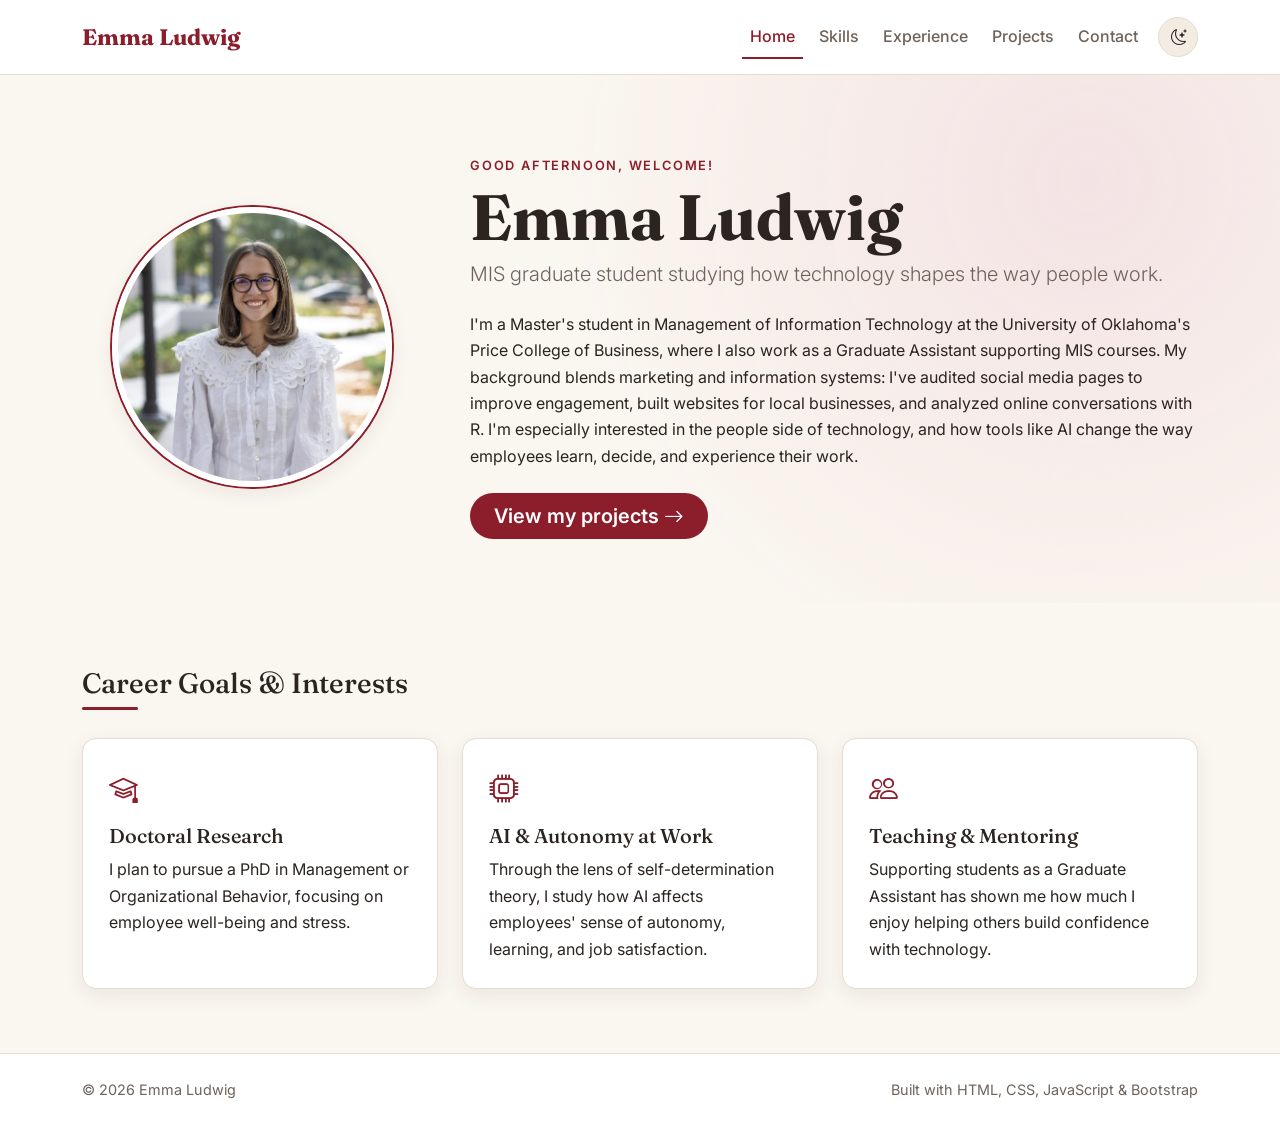
<file: index.html>
<!DOCTYPE html>
<html lang="en">
<head>
  <meta charset="UTF-8">
  <meta name="viewport" content="width=device-width, initial-scale=1.0">
  <title>Emma Ludwig | Home</title>
  <link href="https://cdn.jsdelivr.net/npm/bootstrap@5.3.3/dist/css/bootstrap.min.css" rel="stylesheet">
  <link href="https://cdn.jsdelivr.net/npm/bootstrap-icons@1.11.3/font/bootstrap-icons.min.css" rel="stylesheet">
  <link rel="preconnect" href="https://fonts.googleapis.com">
  <link href="https://fonts.googleapis.com/css2?family=Fraunces:opsz,wght@9..144,500;9..144,700&family=Inter:wght@400;500;600&display=swap" rel="stylesheet">
  <link href="css/style.css" rel="stylesheet">
</head>
<body>

  <!-- Navbar -->
  <nav class="navbar navbar-expand-lg site-nav sticky-top">
    <div class="container">
      <a class="navbar-brand" href="index.html">Emma Ludwig</a>
      <button class="navbar-toggler" type="button" data-bs-toggle="collapse" data-bs-target="#mainNav"
              aria-controls="mainNav" aria-expanded="false" aria-label="Toggle navigation">
        <span class="navbar-toggler-icon"></span>
      </button>
      <div class="collapse navbar-collapse" id="mainNav">
        <ul class="navbar-nav ms-auto align-items-lg-center">
          <li class="nav-item"><a class="nav-link active" aria-current="page" href="index.html">Home</a></li>
          <li class="nav-item"><a class="nav-link" href="skills.html">Skills</a></li>
          <li class="nav-item"><a class="nav-link" href="experience.html">Experience</a></li>
          <li class="nav-item"><a class="nav-link" href="projects.html">Projects</a></li>
          <li class="nav-item"><a class="nav-link" href="contact.html">Contact</a></li>
          <li class="nav-item ms-lg-2">
            <button id="themeToggle" class="btn btn-theme" type="button" aria-label="Toggle dark mode">
              <i class="bi bi-moon-stars"></i>
            </button>
          </li>
        </ul>
      </div>
    </div>
  </nav>

  <!-- Hero / About -->
  <header class="hero">
    <div class="container">
      <div class="row align-items-center g-5">
          <div class="col-md-4 text-center">
              <img src="images/profile.png" alt="Emma Ludwig smiling on the University of Oklahoma campus" class="avatar">
          </div>
        <div class="col-md-8">
          <p class="eyebrow" id="greeting">Hello</p>
          <h1 class="display-name">Emma Ludwig</h1>
          <p class="lead tagline">MIS graduate student studying how technology shapes the way people work.</p>
          <p>
            I'm a Master's student in Management of Information Technology at the University of Oklahoma's
            Price College of Business, where I also work as a Graduate Assistant supporting MIS courses.
            My background blends marketing and information systems: I've audited social media pages to
            improve engagement, built websites for local businesses, and analyzed online conversations with R.
            I'm especially interested in the people side of technology, and how tools like AI change
            the way employees learn, decide, and experience their work.
          </p>
          <a href="projects.html" class="btn btn-accent btn-lg mt-2">
            View my projects <i class="bi bi-arrow-right"></i>
          </a>
        </div>
      </div>
    </div>
  </header>

  <!-- Career goals -->
  <section class="section">
    <div class="container">
      <h2 class="section-title">Career Goals &amp; Interests</h2>
      <div class="row g-4">
        <div class="col-md-4">
          <div class="card info-card h-100">
            <div class="card-body">
              <i class="bi bi-mortarboard card-icon"></i>
              <h3 class="h5">Doctoral Research</h3>
              <p class="mb-0">I plan to pursue a PhD in Management or Organizational Behavior, focusing on employee well-being and stress.</p>
            </div>
          </div>
        </div>
        <div class="col-md-4">
          <div class="card info-card h-100">
            <div class="card-body">
              <i class="bi bi-cpu card-icon"></i>
              <h3 class="h5">AI &amp; Autonomy at Work</h3>
              <p class="mb-0">Through the lens of self-determination theory, I study how AI affects employees' sense of autonomy, learning, and job satisfaction.</p>
            </div>
          </div>
        </div>
        <div class="col-md-4">
          <div class="card info-card h-100">
            <div class="card-body">
              <i class="bi bi-people card-icon"></i>
              <h3 class="h5">Teaching &amp; Mentoring</h3>
              <p class="mb-0">Supporting students as a Graduate Assistant has shown me how much I enjoy helping others build confidence with technology.</p>
            </div>
          </div>
        </div>
      </div>
    </div>
  </section>

  <footer class="site-footer">
    <div class="container d-flex flex-column flex-md-row justify-content-between gap-2">
      <span>&copy; <span class="year"></span> Emma Ludwig</span>
      <span>Built with HTML, CSS, JavaScript &amp; Bootstrap</span>
    </div>
  </footer>

  <button id="backToTop" class="back-to-top" aria-label="Back to top"><i class="bi bi-arrow-up"></i></button>

  <script src="https://cdn.jsdelivr.net/npm/bootstrap@5.3.3/dist/js/bootstrap.bundle.min.js"></script>
  <script src="js/script.js"></script>
</body>
</html>
</file>
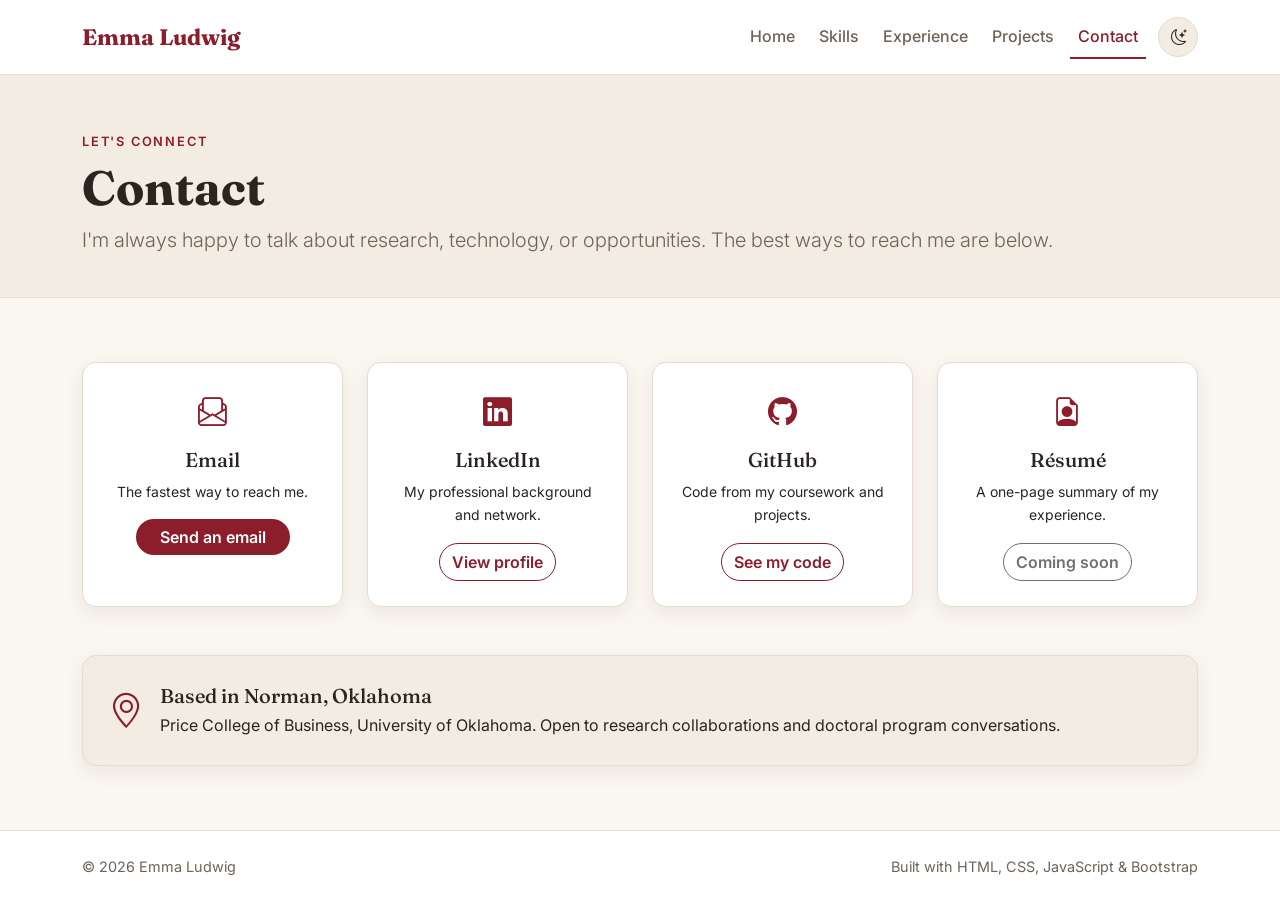
<file: contact.html>
<!DOCTYPE html>
<html lang="en">
<head>
  <meta charset="UTF-8">
  <meta name="viewport" content="width=device-width, initial-scale=1.0">
  <title>Emma Ludwig | Contact</title>
  <link href="https://cdn.jsdelivr.net/npm/bootstrap@5.3.3/dist/css/bootstrap.min.css" rel="stylesheet">
  <link href="https://cdn.jsdelivr.net/npm/bootstrap-icons@1.11.3/font/bootstrap-icons.min.css" rel="stylesheet">
  <link rel="preconnect" href="https://fonts.googleapis.com">
  <link href="https://fonts.googleapis.com/css2?family=Fraunces:opsz,wght@9..144,500;9..144,700&family=Inter:wght@400;500;600&display=swap" rel="stylesheet">
  <link href="css/style.css" rel="stylesheet">
</head>
<body>

  <!-- Navbar -->
  <nav class="navbar navbar-expand-lg site-nav sticky-top">
    <div class="container">
      <a class="navbar-brand" href="index.html">Emma Ludwig</a>
      <button class="navbar-toggler" type="button" data-bs-toggle="collapse" data-bs-target="#mainNav"
              aria-controls="mainNav" aria-expanded="false" aria-label="Toggle navigation">
        <span class="navbar-toggler-icon"></span>
      </button>
      <div class="collapse navbar-collapse" id="mainNav">
        <ul class="navbar-nav ms-auto align-items-lg-center">
          <li class="nav-item"><a class="nav-link" href="index.html">Home</a></li>
          <li class="nav-item"><a class="nav-link" href="skills.html">Skills</a></li>
          <li class="nav-item"><a class="nav-link" href="experience.html">Experience</a></li>
          <li class="nav-item"><a class="nav-link" href="projects.html">Projects</a></li>
          <li class="nav-item"><a class="nav-link active" aria-current="page" href="contact.html">Contact</a></li>
          <li class="nav-item ms-lg-2">
            <button id="themeToggle" class="btn btn-theme" type="button" aria-label="Toggle dark mode">
              <i class="bi bi-moon-stars"></i>
            </button>
          </li>
        </ul>
      </div>
    </div>
  </nav>

  <header class="page-header">
    <div class="container">
      <p class="eyebrow">Let's connect</p>
      <h1>Contact</h1>
      <p class="lead mb-0">I'm always happy to talk about research, technology, or opportunities. The best ways to reach me are below.</p>
    </div>
  </header>

  <section class="section">
    <div class="container">
      <div class="row g-4">
        <div class="col-sm-6 col-lg-3">
          <div class="card contact-card h-100 text-center">
            <div class="card-body">
              <i class="bi bi-envelope-paper card-icon"></i>
              <h2 class="h5">Email</h2>
              <p class="small">The fastest way to reach me.</p>
              <a href="mailto:emmaoludwig@ou.edu" class="btn btn-accent">Send an email</a>
            </div>
          </div>
        </div>
        <div class="col-sm-6 col-lg-3">
          <div class="card contact-card h-100 text-center">
            <div class="card-body">
              <i class="bi bi-linkedin card-icon"></i>
              <h2 class="h5">LinkedIn</h2>
              <p class="small">My professional background and network.</p>
              <a href="https://www.linkedin.com/in/emmaludwig/" target="_blank" rel="noopener" class="btn btn-outline-accent">View profile</a>            </div>
          </div>
        </div>
        <div class="col-sm-6 col-lg-3">
          <div class="card contact-card h-100 text-center">
            <div class="card-body">
              <i class="bi bi-github card-icon"></i>
              <h2 class="h5">GitHub</h2>
              <p class="small">Code from my coursework and projects.</p>
              <a href="https://github.com/emmaoludwig/Hello_World" target="_blank" rel="noopener" class="btn btn-outline-accent">See my code</a>
            </div>
          </div>
        </div>
        <div class="col-sm-6 col-lg-3">
          <div class="card contact-card h-100 text-center">
            <div class="card-body">
              <i class="bi bi-file-earmark-person card-icon"></i>
              <h2 class="h5">Résumé</h2>
              <p class="small">A one-page summary of my experience.</p>
              <a href="#" class="btn btn-outline-accent disabled" aria-disabled="true">Coming soon</a>
            </div>
          </div>
        </div>
      </div>

      <div class="card location-card mt-5">
        <div class="card-body d-flex flex-column flex-md-row align-items-md-center gap-3">
          <i class="bi bi-geo-alt card-icon mb-0"></i>
          <div>
            <h2 class="h5 mb-1">Based in Norman, Oklahoma</h2>
            <p class="mb-0">Price College of Business, University of Oklahoma. Open to research collaborations and doctoral program conversations.</p>
          </div>
        </div>
      </div>
    </div>
  </section>

  <footer class="site-footer">
    <div class="container d-flex flex-column flex-md-row justify-content-between gap-2">
      <span>&copy; <span class="year"></span> Emma Ludwig</span>
      <span>Built with HTML, CSS, JavaScript &amp; Bootstrap</span>
    </div>
  </footer>

  <button id="backToTop" class="back-to-top" aria-label="Back to top"><i class="bi bi-arrow-up"></i></button>

  <script src="https://cdn.jsdelivr.net/npm/bootstrap@5.3.3/dist/js/bootstrap.bundle.min.js"></script>
  <script src="js/script.js"></script>
</body>
</html>
</file>
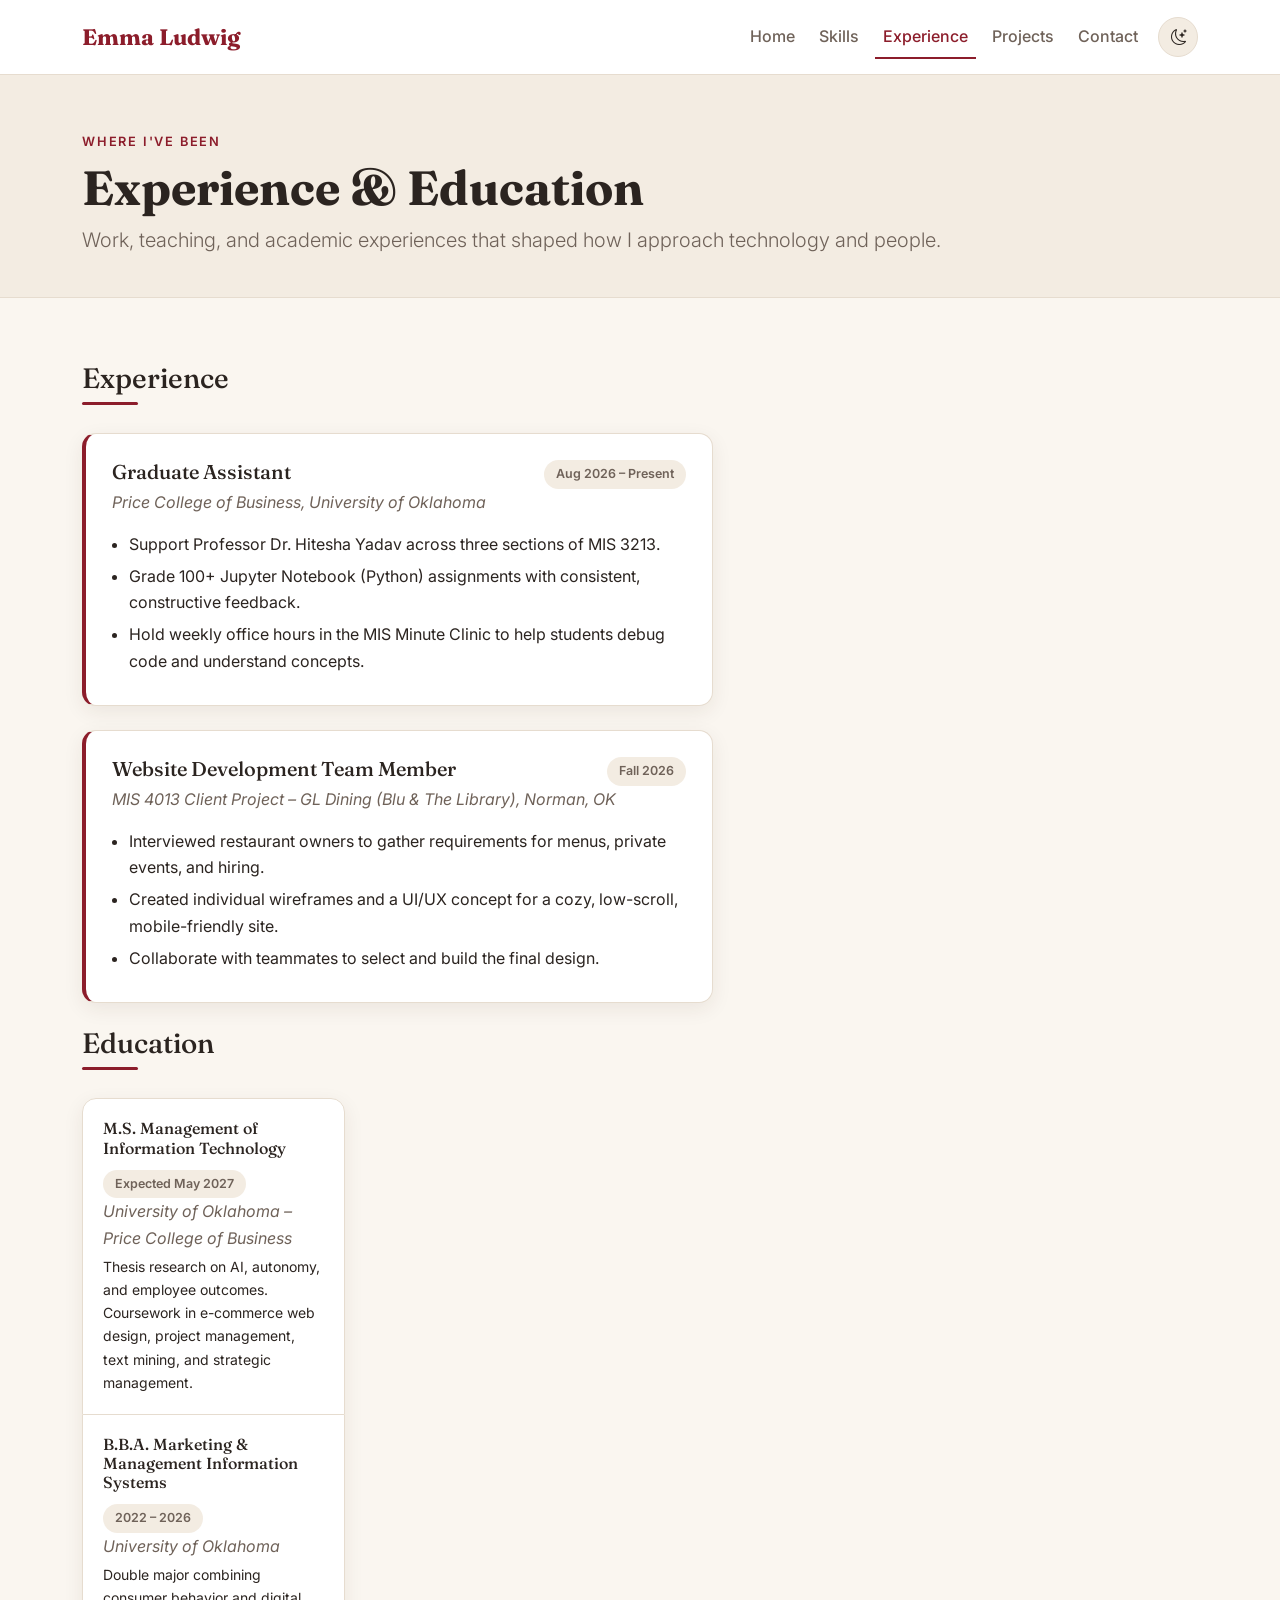
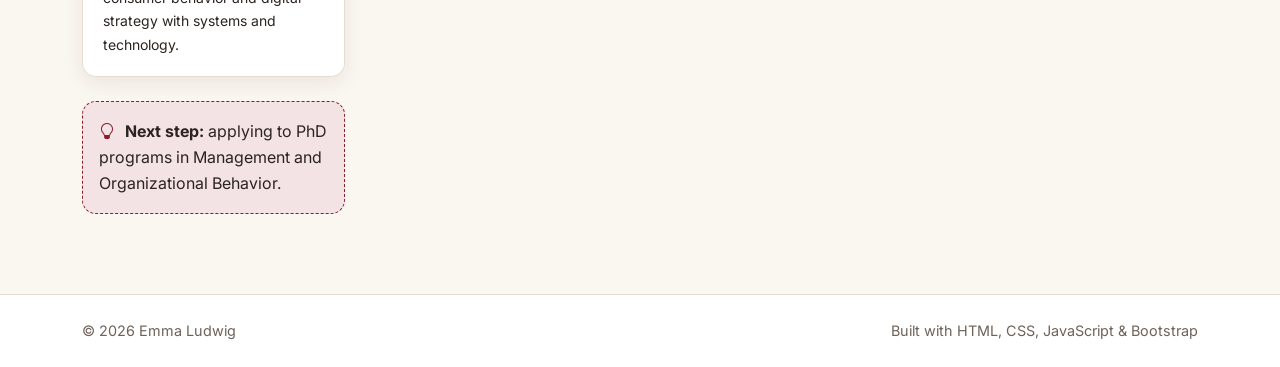
<file: experience.html>
<!DOCTYPE html>
<html lang="en">
<head>
  <meta charset="UTF-8">
  <meta name="viewport" content="width=device-width, initial-scale=1.0">
  <title>Emma Ludwig | Experience &amp; Education</title>
  <link href="https://cdn.jsdelivr.net/npm/bootstrap@5.3.3/dist/css/bootstrap.min.css" rel="stylesheet">
  <link href="https://cdn.jsdelivr.net/npm/bootstrap-icons@1.11.3/font/bootstrap-icons.min.css" rel="stylesheet">
  <link rel="preconnect" href="https://fonts.googleapis.com">
  <link href="https://fonts.googleapis.com/css2?family=Fraunces:opsz,wght@9..144,500;9..144,700&family=Inter:wght@400;500;600&display=swap" rel="stylesheet">
  <link href="css/style.css" rel="stylesheet">
</head>
<body>

  <!-- Navbar -->
  <nav class="navbar navbar-expand-lg site-nav sticky-top">
    <div class="container">
      <a class="navbar-brand" href="index.html">Emma Ludwig</a>
      <button class="navbar-toggler" type="button" data-bs-toggle="collapse" data-bs-target="#mainNav"
              aria-controls="mainNav" aria-expanded="false" aria-label="Toggle navigation">
        <span class="navbar-toggler-icon"></span>
      </button>
      <div class="collapse navbar-collapse" id="mainNav">
        <ul class="navbar-nav ms-auto align-items-lg-center">
          <li class="nav-item"><a class="nav-link" href="index.html">Home</a></li>
          <li class="nav-item"><a class="nav-link" href="skills.html">Skills</a></li>
          <li class="nav-item"><a class="nav-link active" aria-current="page" href="experience.html">Experience</a></li>
          <li class="nav-item"><a class="nav-link" href="projects.html">Projects</a></li>
          <li class="nav-item"><a class="nav-link" href="contact.html">Contact</a></li>
          <li class="nav-item ms-lg-2">
            <button id="themeToggle" class="btn btn-theme" type="button" aria-label="Toggle dark mode">
              <i class="bi bi-moon-stars"></i>
            </button>
          </li>
        </ul>
      </div>
    </div>
  </nav>

  <header class="page-header">
    <div class="container">
      <p class="eyebrow">Where I've been</p>
      <h1>Experience &amp; Education</h1>
      <p class="lead mb-0">Work, teaching, and academic experiences that shaped how I approach technology and people.</p>
    </div>
  </header>

  <section class="section">
    <div class="container">
      <div class="row g-5">

        <!-- Experience column -->
        <div class="col-lg-7">
          <h2 class="section-title">Experience</h2>

          <div class="card timeline-card mb-4">
            <div class="card-body">
              <div class="d-flex justify-content-between flex-wrap gap-2">
                <h3 class="h5 mb-1">Graduate Assistant</h3>
                <span class="date-pill">Aug 2026 – Present</span>
              </div>
              <p class="org">Price College of Business, University of Oklahoma</p>
              <ul>
                <li>Support Professor Dr. Hitesha Yadav across three sections of MIS 3213.</li>
                <li>Grade 100+ Jupyter Notebook (Python) assignments with consistent, constructive feedback.</li>
                <li>Hold weekly office hours in the MIS Minute Clinic to help students debug code and understand concepts.</li>
              </ul>
            </div>
          </div>

          <div class="card timeline-card mb-4">
            <div class="card-body">
              <div class="d-flex justify-content-between flex-wrap gap-2">
                <h3 class="h5 mb-1">Website Development Team Member</h3>
                <span class="date-pill">Fall 2026</span>
              </div>
              <p class="org">MIS 4013 Client Project – GL Dining (Blu &amp; The Library), Norman, OK</p>
              <ul>
                <li>Interviewed restaurant owners to gather requirements for menus, private events, and hiring.</li>
                <li>Created individual wireframes and a UI/UX concept for a cozy, low-scroll, mobile-friendly site.</li>
                <li>Collaborate with teammates to select and build the final design.</li>
              </ul>
            </div>
          </div>

        <!-- Education column -->
        <div class="col-lg-5">
          <h2 class="section-title">Education</h2>

          <div class="list-group edu-list">
            <div class="list-group-item">
              <div class="d-flex justify-content-between flex-wrap gap-2">
                <h3 class="h6 mb-1">M.S. Management of Information Technology</h3>
                <span class="date-pill">Expected May 2027</span>
              </div>
              <p class="org mb-1">University of Oklahoma – Price College of Business</p>
              <p class="mb-0 small">Thesis research on AI, autonomy, and employee outcomes. Coursework in e-commerce web design, project management, text mining, and strategic management.</p>
            </div>
            <div class="list-group-item">
              <div class="d-flex justify-content-between flex-wrap gap-2">
                <h3 class="h6 mb-1">B.B.A. Marketing &amp; Management Information Systems</h3>
                <span class="date-pill">2022 – 2026</span>
              </div>
              <p class="org mb-1">University of Oklahoma</p>
              <p class="mb-0 small">Double major combining consumer behavior and digital strategy with systems and technology.</p>
            </div>
          </div>

          <div class="alert alert-note mt-4" role="alert">
            <i class="bi bi-lightbulb"></i>
            <strong>Next step:</strong> applying to PhD programs in Management and Organizational Behavior.
          </div>
        </div>

      </div>
    </div>
  </section>

  <footer class="site-footer">
    <div class="container d-flex flex-column flex-md-row justify-content-between gap-2">
      <span>&copy; <span class="year"></span> Emma Ludwig</span>
      <span>Built with HTML, CSS, JavaScript &amp; Bootstrap</span>
    </div>
  </footer>

  <button id="backToTop" class="back-to-top" aria-label="Back to top"><i class="bi bi-arrow-up"></i></button>

  <script src="https://cdn.jsdelivr.net/npm/bootstrap@5.3.3/dist/js/bootstrap.bundle.min.js"></script>
  <script src="js/script.js"></script>
</body>
</html>
</file>
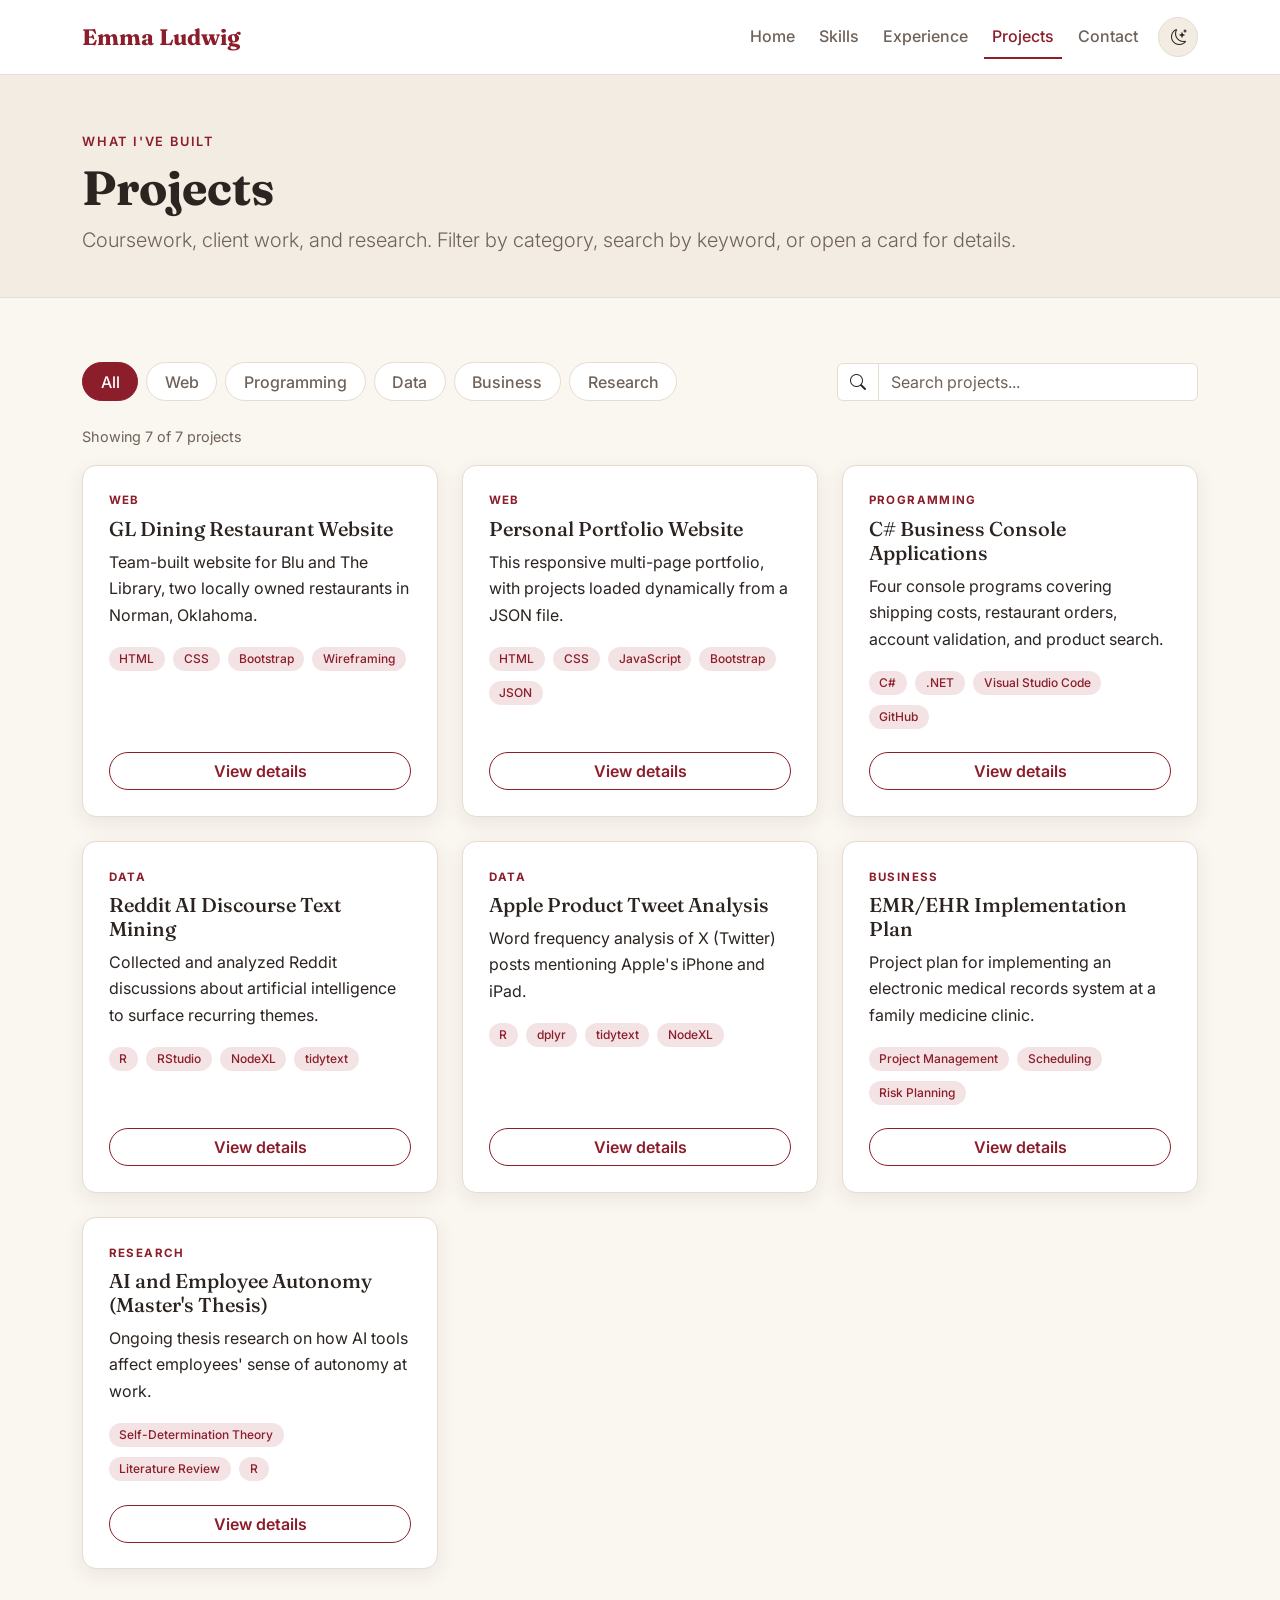
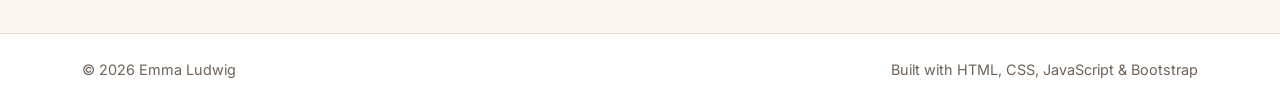
<file: projects.html>
<!DOCTYPE html>
<html lang="en">
<head>
  <meta charset="UTF-8">
  <meta name="viewport" content="width=device-width, initial-scale=1.0">
  <title>Emma Ludwig | Projects</title>
  <link href="https://cdn.jsdelivr.net/npm/bootstrap@5.3.3/dist/css/bootstrap.min.css" rel="stylesheet">
  <link href="https://cdn.jsdelivr.net/npm/bootstrap-icons@1.11.3/font/bootstrap-icons.min.css" rel="stylesheet">
  <link rel="preconnect" href="https://fonts.googleapis.com">
  <link href="https://fonts.googleapis.com/css2?family=Fraunces:opsz,wght@9..144,500;9..144,700&family=Inter:wght@400;500;600&display=swap" rel="stylesheet">
  <link href="css/style.css" rel="stylesheet">
</head>
<body>

  <!-- Navbar -->
  <nav class="navbar navbar-expand-lg site-nav sticky-top">
    <div class="container">
      <a class="navbar-brand" href="index.html">Emma Ludwig</a>
      <button class="navbar-toggler" type="button" data-bs-toggle="collapse" data-bs-target="#mainNav"
              aria-controls="mainNav" aria-expanded="false" aria-label="Toggle navigation">
        <span class="navbar-toggler-icon"></span>
      </button>
      <div class="collapse navbar-collapse" id="mainNav">
        <ul class="navbar-nav ms-auto align-items-lg-center">
          <li class="nav-item"><a class="nav-link" href="index.html">Home</a></li>
          <li class="nav-item"><a class="nav-link" href="skills.html">Skills</a></li>
          <li class="nav-item"><a class="nav-link" href="experience.html">Experience</a></li>
          <li class="nav-item"><a class="nav-link active" aria-current="page" href="projects.html">Projects</a></li>
          <li class="nav-item"><a class="nav-link" href="contact.html">Contact</a></li>
          <li class="nav-item ms-lg-2">
            <button id="themeToggle" class="btn btn-theme" type="button" aria-label="Toggle dark mode">
              <i class="bi bi-moon-stars"></i>
            </button>
          </li>
        </ul>
      </div>
    </div>
  </nav>

  <header class="page-header">
    <div class="container">
      <p class="eyebrow">What I've built</p>
      <h1>Projects</h1>
      <p class="lead mb-0">Coursework, client work, and research. Filter by category, search by keyword, or open a card for details.</p>
    </div>
  </header>

  <section class="section">
    <div class="container">
      <div class="row g-3 align-items-center mb-4">
        <div class="col-lg-8">
          <!-- Filter buttons are generated from the categories in projects.json -->
          <div id="filterButtons" class="filter-group" role="group" aria-label="Filter projects by category"></div>
        </div>
        <div class="col-lg-4">
          <div class="input-group">
            <span class="input-group-text"><i class="bi bi-search"></i></span>
            <input type="search" id="projectSearch" class="form-control" placeholder="Search projects..." aria-label="Search projects">
          </div>
        </div>
      </div>

      <p id="resultCount" class="result-count"></p>

      <!-- Project cards are inserted here by script.js -->
      <div id="projectGrid" class="row g-4"></div>
    </div>
  </section>

  <!-- Project details modal (filled in by JavaScript) -->
  <div class="modal fade" id="projectModal" tabindex="-1" aria-labelledby="projectModalTitle" aria-hidden="true">
    <div class="modal-dialog modal-dialog-centered modal-lg">
      <div class="modal-content">
        <div class="modal-header">
          <h2 class="modal-title h5" id="projectModalTitle"></h2>
          <button type="button" class="btn-close" data-bs-dismiss="modal" aria-label="Close"></button>
        </div>
        <div class="modal-body" id="projectModalBody"></div>
      </div>
    </div>
  </div>

  <footer class="site-footer">
    <div class="container d-flex flex-column flex-md-row justify-content-between gap-2">
      <span>&copy; <span class="year"></span> Emma Ludwig</span>
      <span>Built with HTML, CSS, JavaScript &amp; Bootstrap</span>
    </div>
  </footer>

  <button id="backToTop" class="back-to-top" aria-label="Back to top"><i class="bi bi-arrow-up"></i></button>

  <script src="https://cdn.jsdelivr.net/npm/bootstrap@5.3.3/dist/js/bootstrap.bundle.min.js"></script>
  <script src="js/script.js"></script>
</body>
</html>
</file>
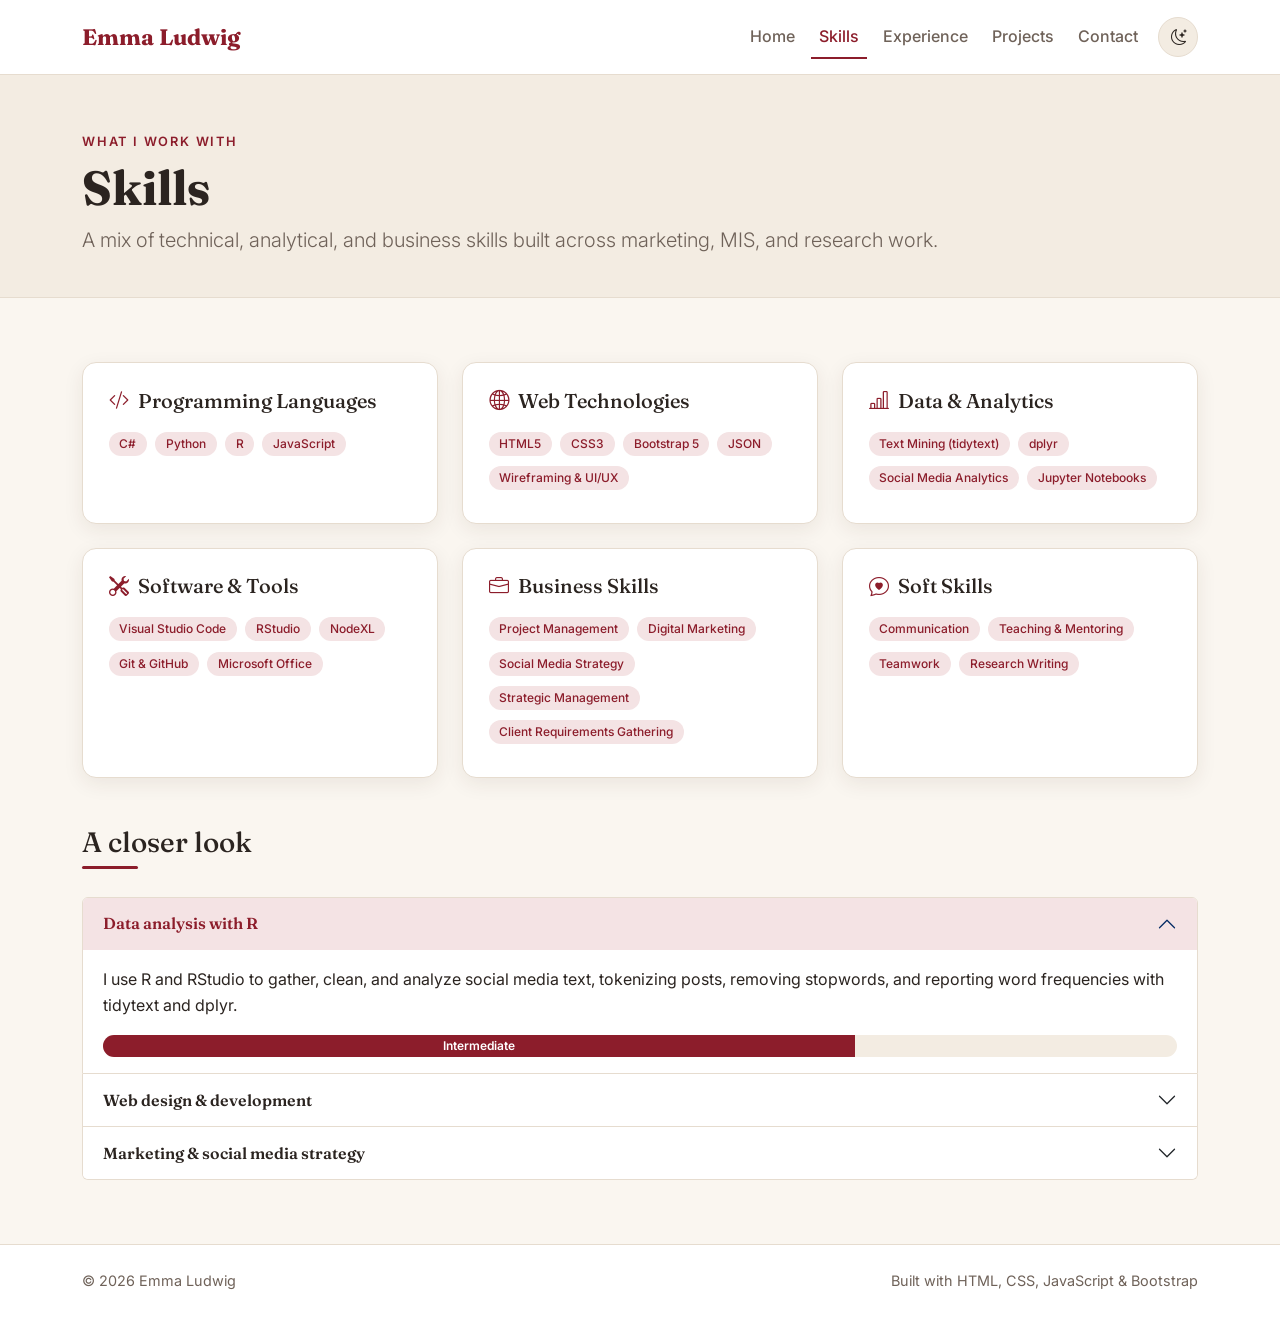
<file: skills.html>
<!DOCTYPE html>
<html lang="en">
<head>
  <meta charset="UTF-8">
  <meta name="viewport" content="width=device-width, initial-scale=1.0">
  <title>Emma Ludwig | Skills</title>
  <link href="https://cdn.jsdelivr.net/npm/bootstrap@5.3.3/dist/css/bootstrap.min.css" rel="stylesheet">
  <link href="https://cdn.jsdelivr.net/npm/bootstrap-icons@1.11.3/font/bootstrap-icons.min.css" rel="stylesheet">
  <link rel="preconnect" href="https://fonts.googleapis.com">
  <link href="https://fonts.googleapis.com/css2?family=Fraunces:opsz,wght@9..144,500;9..144,700&family=Inter:wght@400;500;600&display=swap" rel="stylesheet">
  <link href="css/style.css" rel="stylesheet">
</head>
<body>

  <!-- Navbar -->
  <nav class="navbar navbar-expand-lg site-nav sticky-top">
    <div class="container">
      <a class="navbar-brand" href="index.html">Emma Ludwig</a>
      <button class="navbar-toggler" type="button" data-bs-toggle="collapse" data-bs-target="#mainNav"
              aria-controls="mainNav" aria-expanded="false" aria-label="Toggle navigation">
        <span class="navbar-toggler-icon"></span>
      </button>
      <div class="collapse navbar-collapse" id="mainNav">
        <ul class="navbar-nav ms-auto align-items-lg-center">
          <li class="nav-item"><a class="nav-link" href="index.html">Home</a></li>
          <li class="nav-item"><a class="nav-link active" aria-current="page" href="skills.html">Skills</a></li>
          <li class="nav-item"><a class="nav-link" href="experience.html">Experience</a></li>
          <li class="nav-item"><a class="nav-link" href="projects.html">Projects</a></li>
          <li class="nav-item"><a class="nav-link" href="contact.html">Contact</a></li>
          <li class="nav-item ms-lg-2">
            <button id="themeToggle" class="btn btn-theme" type="button" aria-label="Toggle dark mode">
              <i class="bi bi-moon-stars"></i>
            </button>
          </li>
        </ul>
      </div>
    </div>
  </nav>

  <header class="page-header">
    <div class="container">
      <p class="eyebrow">What I work with</p>
      <h1>Skills</h1>
      <p class="lead mb-0">A mix of technical, analytical, and business skills built across marketing, MIS, and research work.</p>
    </div>
  </header>

  <section class="section">
    <div class="container">
      <div class="row g-4">
        <div class="col-md-6 col-lg-4">
          <div class="card skill-card h-100">
            <div class="card-body">
              <h2 class="h5"><i class="bi bi-code-slash"></i> Programming Languages</h2>
              <span class="badge skill-badge">C#</span>
              <span class="badge skill-badge">Python</span>
              <span class="badge skill-badge">R</span>
              <span class="badge skill-badge">JavaScript</span>
            </div>
          </div>
        </div>
        <div class="col-md-6 col-lg-4">
          <div class="card skill-card h-100">
            <div class="card-body">
              <h2 class="h5"><i class="bi bi-globe2"></i> Web Technologies</h2>
              <span class="badge skill-badge">HTML5</span>
              <span class="badge skill-badge">CSS3</span>
              <span class="badge skill-badge">Bootstrap 5</span>
              <span class="badge skill-badge">JSON</span>
              <span class="badge skill-badge">Wireframing &amp; UI/UX</span>
            </div>
          </div>
        </div>
        <div class="col-md-6 col-lg-4">
          <div class="card skill-card h-100">
            <div class="card-body">
              <h2 class="h5"><i class="bi bi-bar-chart-line"></i> Data &amp; Analytics</h2>
              <span class="badge skill-badge">Text Mining (tidytext)</span>
              <span class="badge skill-badge">dplyr</span>
              <span class="badge skill-badge">Social Media Analytics</span>
              <span class="badge skill-badge">Jupyter Notebooks</span>
            </div>
          </div>
        </div>
        <div class="col-md-6 col-lg-4">
          <div class="card skill-card h-100">
            <div class="card-body">
              <h2 class="h5"><i class="bi bi-tools"></i> Software &amp; Tools</h2>
              <span class="badge skill-badge">Visual Studio Code</span>
              <span class="badge skill-badge">RStudio</span>
              <span class="badge skill-badge">NodeXL</span>
              <span class="badge skill-badge">Git &amp; GitHub</span>
              <span class="badge skill-badge">Microsoft Office</span>
            </div>
          </div>
        </div>
        <div class="col-md-6 col-lg-4">
          <div class="card skill-card h-100">
            <div class="card-body">
              <h2 class="h5"><i class="bi bi-briefcase"></i> Business Skills</h2>
              <span class="badge skill-badge">Project Management</span>
              <span class="badge skill-badge">Digital Marketing</span>
              <span class="badge skill-badge">Social Media Strategy</span>
              <span class="badge skill-badge">Strategic Management</span>
              <span class="badge skill-badge">Client Requirements Gathering</span>
            </div>
          </div>
        </div>
        <div class="col-md-6 col-lg-4">
          <div class="card skill-card h-100">
            <div class="card-body">
              <h2 class="h5"><i class="bi bi-chat-heart"></i> Soft Skills</h2>
              <span class="badge skill-badge">Communication</span>
              <span class="badge skill-badge">Teaching &amp; Mentoring</span>
              <span class="badge skill-badge">Teamwork</span>
              <span class="badge skill-badge">Research Writing</span>
            </div>
          </div>
        </div>
      </div>

      <!-- Skill depth: accordion with progress bars -->
      <h2 class="section-title mt-5">A closer look</h2>
      <div class="accordion custom-accordion" id="skillsAccordion">
        <div class="accordion-item">
          <h3 class="accordion-header">
            <button class="accordion-button" type="button" data-bs-toggle="collapse" data-bs-target="#skillOne" aria-expanded="true" aria-controls="skillOne">
              Data analysis with R
            </button>
          </h3>
          <div id="skillOne" class="accordion-collapse collapse show" data-bs-parent="#skillsAccordion">
            <div class="accordion-body">
              <p>I use R and RStudio to gather, clean, and analyze social media text, tokenizing posts, removing stopwords, and reporting word frequencies with tidytext and dplyr.</p>
              <div class="progress" role="progressbar" aria-label="R proficiency" aria-valuenow="70" aria-valuemin="0" aria-valuemax="100">
                <div class="progress-bar" style="width: 70%">Intermediate</div>
              </div>
            </div>
          </div>
        </div>
        <div class="accordion-item">
          <h3 class="accordion-header">
            <button class="accordion-button collapsed" type="button" data-bs-toggle="collapse" data-bs-target="#skillTwo" aria-expanded="false" aria-controls="skillTwo">
              Web design &amp; development
            </button>
          </h3>
          <div id="skillTwo" class="accordion-collapse collapse" data-bs-parent="#skillsAccordion">
            <div class="accordion-body">
              <p>I design and build responsive websites with HTML, CSS, Bootstrap, and JavaScript, starting from client interviews and wireframes before writing code.</p>
              <div class="progress" role="progressbar" aria-label="Web development proficiency" aria-valuenow="75" aria-valuemin="0" aria-valuemax="100">
                <div class="progress-bar" style="width: 75%">Intermediate</div>
              </div>
            </div>
          </div>
        </div>
        <div class="accordion-item">
          <h3 class="accordion-header">
            <button class="accordion-button collapsed" type="button" data-bs-toggle="collapse" data-bs-target="#skillThree" aria-expanded="false" aria-controls="skillThree">
              Marketing &amp; social media strategy
            </button>
          </h3>
          <div id="skillThree" class="accordion-collapse collapse" data-bs-parent="#skillsAccordion">
            <div class="accordion-body">
              <p>I've audited brand social media pages to find ways to raise engagement and move followers toward purchase decisions.</p>
              <div class="progress" role="progressbar" aria-label="Marketing proficiency" aria-valuenow="85" aria-valuemin="0" aria-valuemax="100">
                <div class="progress-bar" style="width: 85%">Advanced</div>
              </div>
            </div>
          </div>
        </div>
      </div>
    </div>
  </section>

  <footer class="site-footer">
    <div class="container d-flex flex-column flex-md-row justify-content-between gap-2">
      <span>&copy; <span class="year"></span> Emma Ludwig</span>
      <span>Built with HTML, CSS, JavaScript &amp; Bootstrap</span>
    </div>
  </footer>

  <button id="backToTop" class="back-to-top" aria-label="Back to top"><i class="bi bi-arrow-up"></i></button>

  <script src="https://cdn.jsdelivr.net/npm/bootstrap@5.3.3/dist/js/bootstrap.bundle.min.js"></script>
  <script src="js/script.js"></script>
</body>
</html>
</file>
<file: css/style.css>
/* =========================================================
   Emma Ludwig Portfolio — custom styles
   Palette: warm cream paper, deep crimson accent, ink text
   ========================================================= */

:root {
  --bg: #faf6f0;
  --surface: #ffffff;
  --surface-alt: #f3ece2;
  --ink: #2b2420;
  --muted: #6f6259;
  --accent: #8c1d2b;
  --accent-hover: #6e1520;
  --accent-soft: #f4e3e4;
  --border: #e6dccf;
  --shadow: 0 6px 20px rgba(60, 35, 20, 0.08);
  --radius: 14px;
  --font-body: "Inter", system-ui, sans-serif;
  --font-display: "Fraunces", Georgia, serif;
}

body.dark-mode {
  --bg: #1b1715;
  --surface: #25201d;
  --surface-alt: #2e2824;
  --ink: #f1e9e1;
  --muted: #b9aca1;
  --accent: #e0707c;
  --accent-hover: #ec8b95;
  --accent-soft: #3a2427;
  --border: #3b332e;
  --shadow: 0 6px 20px rgba(0, 0, 0, 0.35);
}

/* ---------- Base ---------- */
body {
  background: var(--bg);
  color: var(--ink);
  font-family: var(--font-body);
  line-height: 1.65;
  transition: background 0.3s, color 0.3s;
}

h1, h2, h3, .navbar-brand, .display-name {
  font-family: var(--font-display);
  color: var(--ink);
}

a { color: var(--accent); }
a:hover { color: var(--accent-hover); }

.eyebrow {
  text-transform: uppercase;
  letter-spacing: 0.14em;
  font-size: 0.8rem;
  font-weight: 600;
  color: var(--accent);
  margin-bottom: 0.4rem;
}

.lead { color: var(--muted); }

/* ---------- Navigation ---------- */
.site-nav {
  background: var(--surface);
  border-bottom: 1px solid var(--border);
  padding: 0.85rem 0;
}

.site-nav .navbar-brand {
  font-weight: 700;
  font-size: 1.4rem;
  color: var(--accent);
}

.site-nav .nav-link {
  color: var(--muted);
  font-weight: 500;
  margin: 0 0.25rem;
  border-bottom: 2px solid transparent;
}

.site-nav .nav-link:hover,
.site-nav .nav-link.active {
  color: var(--accent);
  border-bottom-color: var(--accent);
}

.site-nav .navbar-toggler { border-color: var(--border); }
body.dark-mode .navbar-toggler-icon { filter: invert(1); }

.btn-theme {
  border: 1px solid var(--border);
  border-radius: 50%;
  width: 40px;
  height: 40px;
  color: var(--ink);
  background: var(--surface-alt);
}
.btn-theme:hover { background: var(--accent-soft); color: var(--accent); }

/* ---------- Hero ---------- */
.hero {
  padding: 5rem 0 4rem;
  background:
    radial-gradient(circle at 85% 20%, var(--accent-soft) 0, transparent 45%),
    var(--bg);
}

.display-name {
  font-size: clamp(2.6rem, 6vw, 4rem);
  font-weight: 700;
  line-height: 1.05;
  margin-bottom: 0.5rem;
}

.tagline {
  font-size: 1.25rem;
  margin-bottom: 1.25rem;
}

.avatar {
  width: 100%;
  max-width: 280px;
  aspect-ratio: 1;
  object-fit: cover;
  border-radius: 50%;
  border: 6px solid var(--surface);
  box-shadow: 0 0 0 2px var(--accent), var(--shadow);
}

/* ---------- Page headers (inner pages) ---------- */
.page-header {
  padding: 3.5rem 0 2.5rem;
  background: var(--surface-alt);
  border-bottom: 1px solid var(--border);
}

.page-header h1 {
  font-size: clamp(2.2rem, 5vw, 3rem);
  font-weight: 700;
}

/* ---------- Sections ---------- */
.section { padding: 4rem 0; }

.section-title {
  font-size: 1.75rem;
  margin-bottom: 1.75rem;
  position: relative;
  padding-bottom: 0.6rem;
}

.section-title::after {
  content: "";
  position: absolute;
  left: 0;
  bottom: 0;
  width: 56px;
  height: 3px;
  border-radius: 3px;
  background: var(--accent);
}

/* ---------- Buttons ---------- */
.btn-accent {
  background: var(--accent);
  color: #fff;
  border: none;
  border-radius: 999px;
  padding-left: 1.5rem;
  padding-right: 1.5rem;
  font-weight: 600;
}
.btn-accent:hover { background: var(--accent-hover); color: #fff; transform: translateY(-1px); }
body.dark-mode .btn-accent, body.dark-mode .btn-accent:hover { color: #1b1715; }

.btn-outline-accent {
  color: var(--accent);
  border: 1.5px solid var(--accent);
  border-radius: 999px;
  font-weight: 600;
}
.btn-outline-accent:hover { background: var(--accent); color: #fff; }
body.dark-mode .btn-outline-accent:hover { color: #1b1715; }

/* ---------- Cards ---------- */
.card {
  background: var(--surface);
  color: var(--ink);
  border: 1px solid var(--border);
  border-radius: var(--radius);
  box-shadow: var(--shadow);
  transition: transform 0.2s, box-shadow 0.2s;
}

.card-body { padding: 1.6rem; }

.info-card:hover,
.project-card:hover,
.contact-card:hover { transform: translateY(-4px); }

.card-icon {
  display: inline-block;
  font-size: 1.8rem;
  color: var(--accent);
  margin-bottom: 0.75rem;
}

/* Skills */
.skill-card h2 i { color: var(--accent); margin-right: 0.35rem; }
.skill-card h2 { margin-bottom: 1rem; }

.skill-badge,
.tech-badge {
  background: var(--accent-soft);
  color: var(--accent);
  font-weight: 500;
  border-radius: 999px;
  padding: 0.5em 0.9em;
  margin: 0 0.25rem 0.45rem 0;
  white-space: normal;
}

.tech-badge { font-size: 0.75rem; }

/* Accordion + progress */
.custom-accordion .accordion-item {
  background: var(--surface);
  border-color: var(--border);
  color: var(--ink);
}
.custom-accordion .accordion-button {
  background: var(--surface);
  color: var(--ink);
  font-weight: 600;
}
.custom-accordion .accordion-button:not(.collapsed) {
  background: var(--accent-soft);
  color: var(--accent);
  box-shadow: none;
}
.custom-accordion .accordion-button:focus { box-shadow: 0 0 0 0.2rem var(--accent-soft); }

.progress { height: 1.4rem; background: var(--surface-alt); border-radius: 999px; }
.progress-bar { background: var(--accent); font-weight: 600; }

/* Experience & Education */
.timeline-card { border-left: 4px solid var(--accent); }
.timeline-card ul { padding-left: 1.1rem; margin-bottom: 0; }
.timeline-card li { margin-bottom: 0.35rem; }

.org { color: var(--muted); font-style: italic; }

.date-pill {
  font-size: 0.78rem;
  font-weight: 600;
  background: var(--surface-alt);
  color: var(--muted);
  border-radius: 999px;
  padding: 0.25rem 0.75rem;
  height: fit-content;
  white-space: nowrap;
}

.edu-list .list-group-item {
  background: var(--surface);
  color: var(--ink);
  border-color: var(--border);
  padding: 1.25rem;
}
.edu-list { border-radius: var(--radius); box-shadow: var(--shadow); }

.alert-note {
  background: var(--accent-soft);
  color: var(--ink);
  border: 1px dashed var(--accent);
  border-radius: var(--radius);
}
.alert-note i { color: var(--accent); margin-right: 0.35rem; }

/* ---------- Projects ---------- */
.filter-group { display: flex; flex-wrap: wrap; gap: 0.5rem; }

.btn-filter {
  border: 1.5px solid var(--border);
  background: var(--surface);
  color: var(--muted);
  border-radius: 999px;
  padding: 0.4rem 1.1rem;
  font-weight: 500;
}
.btn-filter:hover { border-color: var(--accent); color: var(--accent); }
.btn-filter.active,
.btn-filter.active:hover { background: var(--accent); border-color: var(--accent); color: #fff; }
body.dark-mode .btn-filter.active { color: #1b1715; }

.input-group-text,
.form-control {
  background: var(--surface);
  color: var(--ink);
  border-color: var(--border);
}
.form-control:focus {
  background: var(--surface);
  color: var(--ink);
  border-color: var(--accent);
  box-shadow: 0 0 0 0.2rem var(--accent-soft);
}
.form-control::placeholder { color: var(--muted); }

.result-count { color: var(--muted); font-size: 0.9rem; }
.empty-state { text-align: center; color: var(--muted); padding: 3rem 0; }

.category-label {
  display: inline-block;
  font-size: 0.72rem;
  font-weight: 700;
  text-transform: uppercase;
  letter-spacing: 0.12em;
  color: var(--accent);
  margin-bottom: 0.4rem;
}

.project-card .card-title { font-family: var(--font-display); }

/* Modal */
.modal-content {
  background: var(--surface);
  color: var(--ink);
  border-radius: var(--radius);
  border: 1px solid var(--border);
}
.modal-header { border-bottom-color: var(--border); }
.modal-title { font-family: var(--font-display); }
body.dark-mode .btn-close { filter: invert(1); }
.tech-list { padding-left: 1.1rem; margin-bottom: 0; }

/* ---------- Contact ---------- */
.location-card { background: var(--surface-alt); }
.location-card .card-icon { font-size: 2.2rem; }

/* ---------- Footer ---------- */
.site-footer {
  border-top: 1px solid var(--border);
  background: var(--surface);
  color: var(--muted);
  padding: 1.5rem 0;
  font-size: 0.9rem;
}

/* ---------- Back to top ---------- */
.back-to-top {
  position: fixed;
  right: 1.25rem;
  bottom: 1.25rem;
  width: 46px;
  height: 46px;
  border: none;
  border-radius: 50%;
  background: var(--accent);
  color: #fff;
  font-size: 1.2rem;
  box-shadow: var(--shadow);
  opacity: 0;
  pointer-events: none;
  transition: opacity 0.3s;
}
.back-to-top.show { opacity: 1; pointer-events: auto; }

/* ---------- Small screens ---------- */
@media (max-width: 767.98px) {
  .hero { padding: 3rem 0; text-align: center; }
  .avatar { max-width: 200px; }
  .section { padding: 3rem 0; }
  .site-nav .nav-link { border-bottom: none; }
}
</file>
